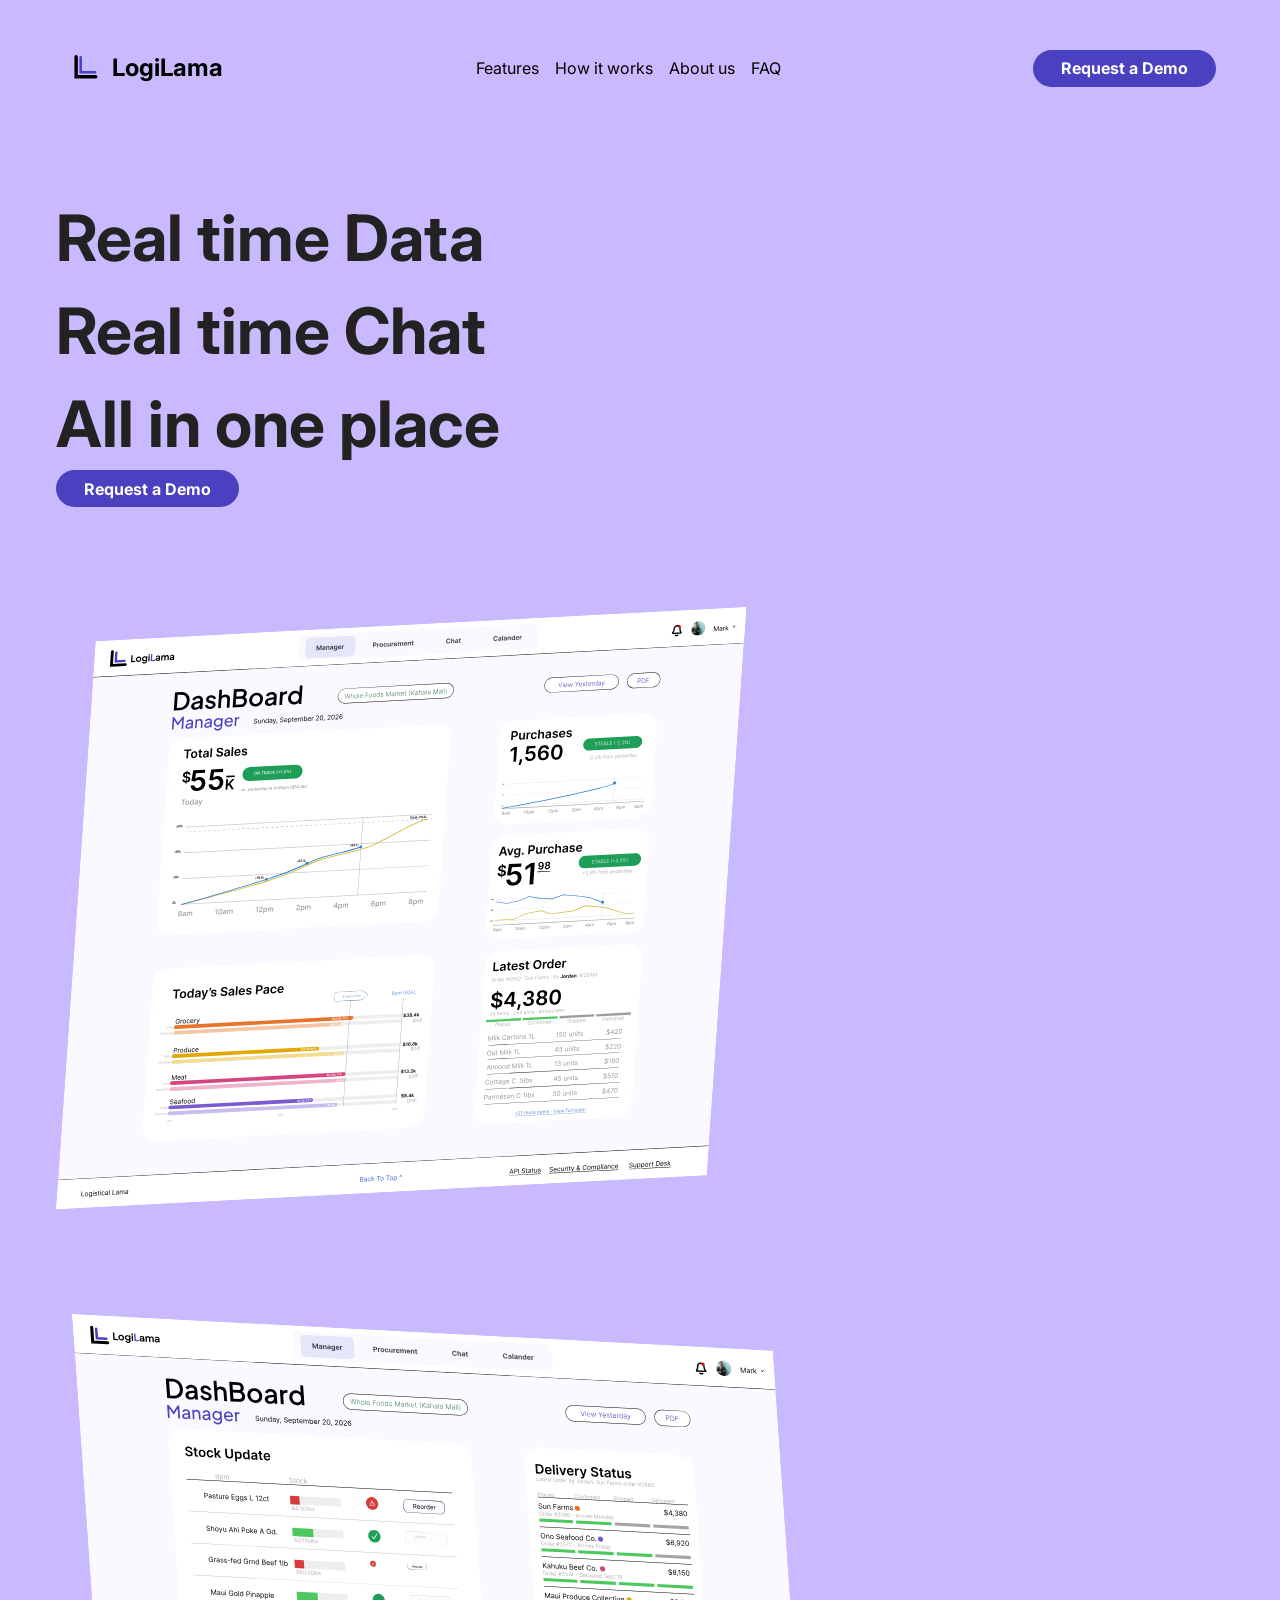
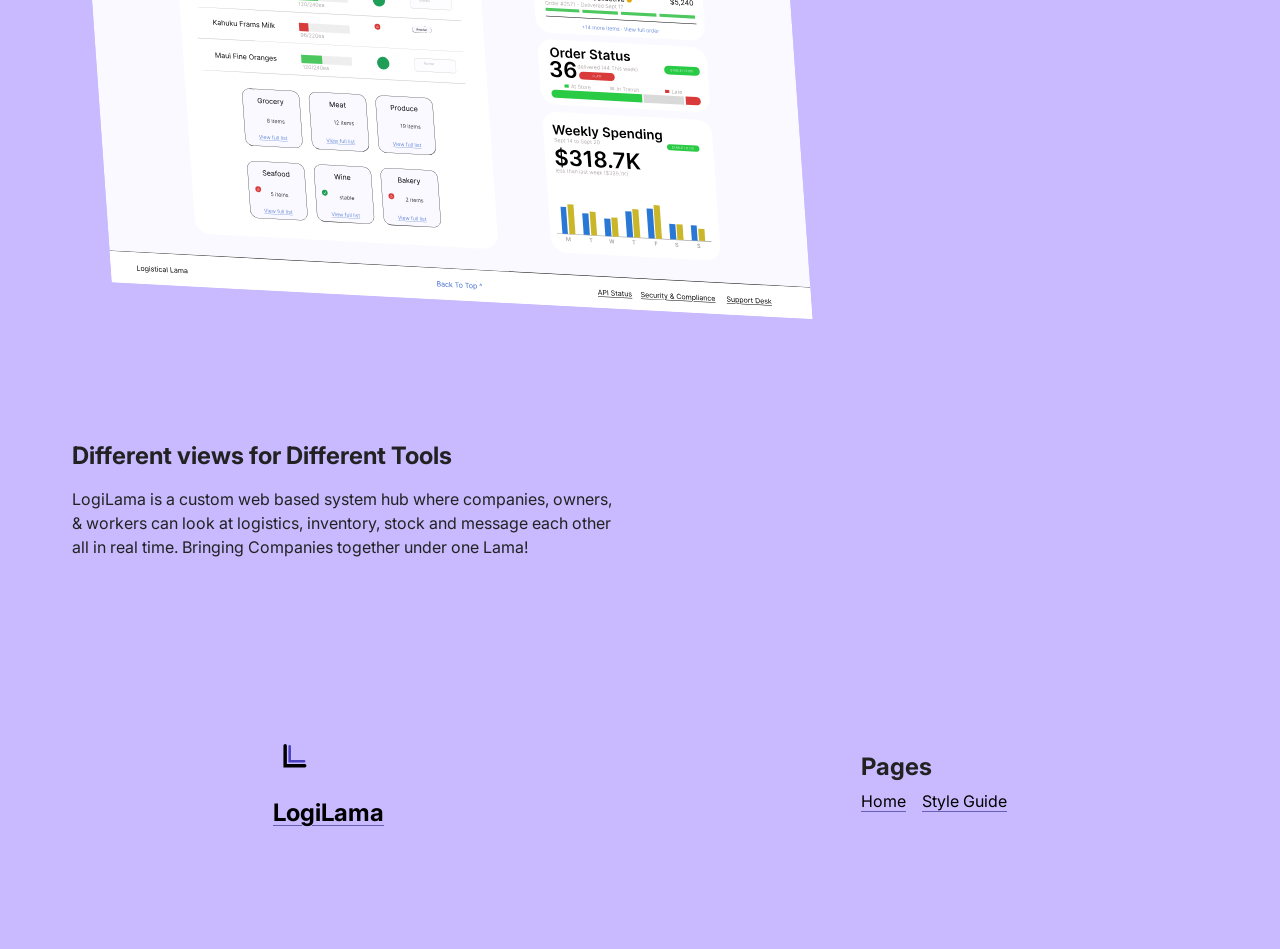
<file: index.html>
<!DOCTYPE html>
<html lang="en">

<head>
    <meta charset="UTF-8">
    <meta name="viewport" content="width=device-width, initial-scale=1.0">
    <title>Simple Base</title>
    <meta name="description" content="A simple HTML CSS JS Starter base">
    <!-- Add your CSS file link here -->
    <link rel="stylesheet" href="css/style.css">

    <style>
        @import url('https://fonts.googleapis.com/css2?family=Inter:ital,opsz,wght@0,14..32,100..900;1,14..32,100..900&display=swap');
    </style>

</head>

<body>

    <!-- <div class="splash-screen">
        <div class="splash-logo">
            <img src="media/logo.svg" width="100" height="100" alt="Logo">
        </div>
    </div> -->

    <site-header></site-header>



    <main>
        <div class="container">
            <div class="row swapped">
                <div class="col-8">
                    <img src="/media/Ver 3 Manager.svg" alt="Skewed Manager View" width="691.28" height="603.58">
                </div>
                <div class="col-6 over-image">
                    <h1>Real time Data</h1>
                    <h1>Real time Chat </h1>
                    <h1>All in one place</h1>

                    <a href="#" class="button alt">Request a Demo</a>

                </div>

            </div>

            <div class="container">
                <div class="row">
                    <div class="col-8">
                        <img src="/media/Ver 3 procurement.svg" alt="Skewed Procurement View" width="743.44"
                            height="603.58">
                    </div>
                    <div class="col-6">
                        <h2>Different views for Different Tools</h2>
                        <p>LogiLama is a custom web based system hub where companies, owners, & workers can look at
                            logistics, inventory, stock and message each other all in real time. Bringing Companies
                            together under one Lama! </p>
                    </div>

                </div>

    </main>


    <footer class="site-footer">
        <div class="container">
            <div class="row">
                <div class="col-9">
                    <div class="footer-logo">
                        <img src="media/logo.svg" alt="Simple-Base-Logo" width="40" height="40">
                        <h2><a href="index.html">LogiLama</a></h2>
                    </div>
                </div>
                <div class="col-3">
                    <div class="footer-nav">
                        <nav>
                            <h2> Pages</h2>
                            <ul>
                                <li><a href="index.html">Home</a></li>
                                <li><a href="styleguide.html">Style Guide</a></li>
                            </ul>
                        </nav>
                    </div>
                </div>

            </div>



        </div>
    </footer>

    <!-- MAIN JS FILE -->

    <script src="js/script.js" type="module"></script>

</body>

</html>
</file>
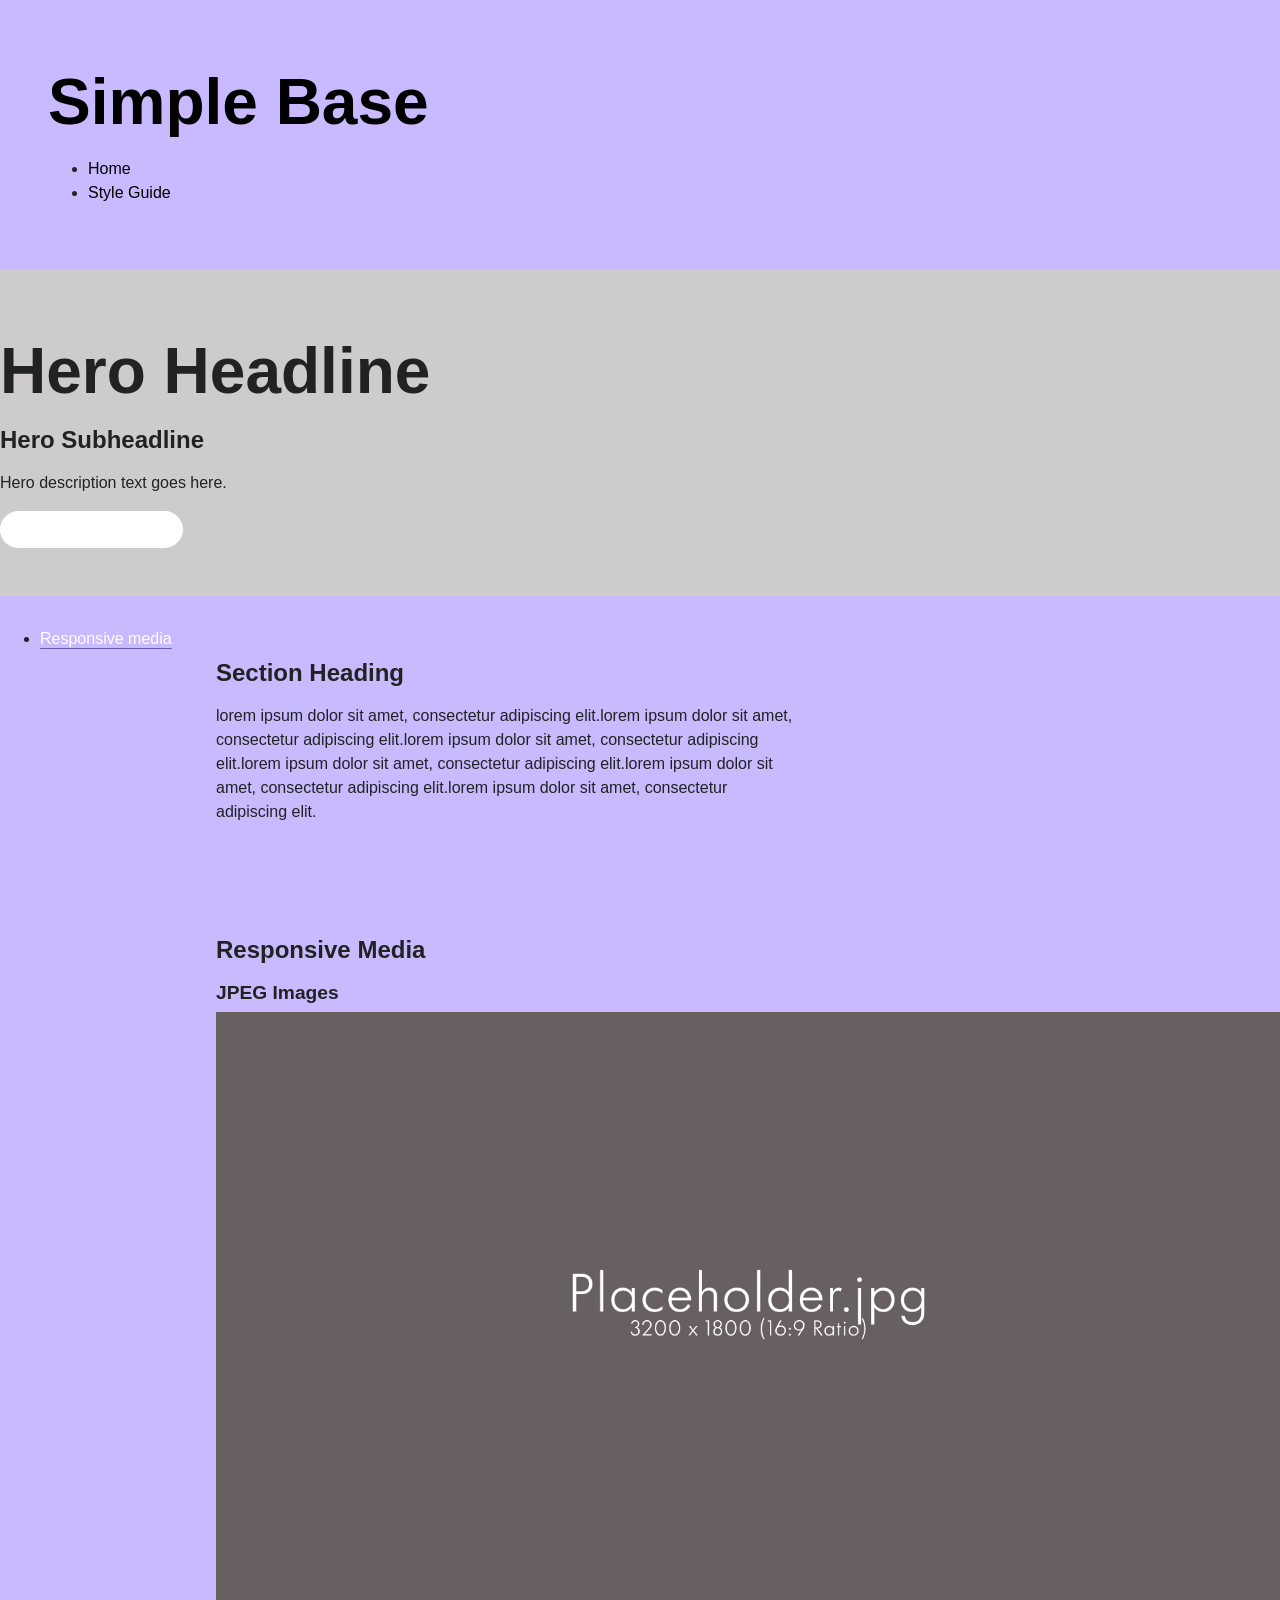
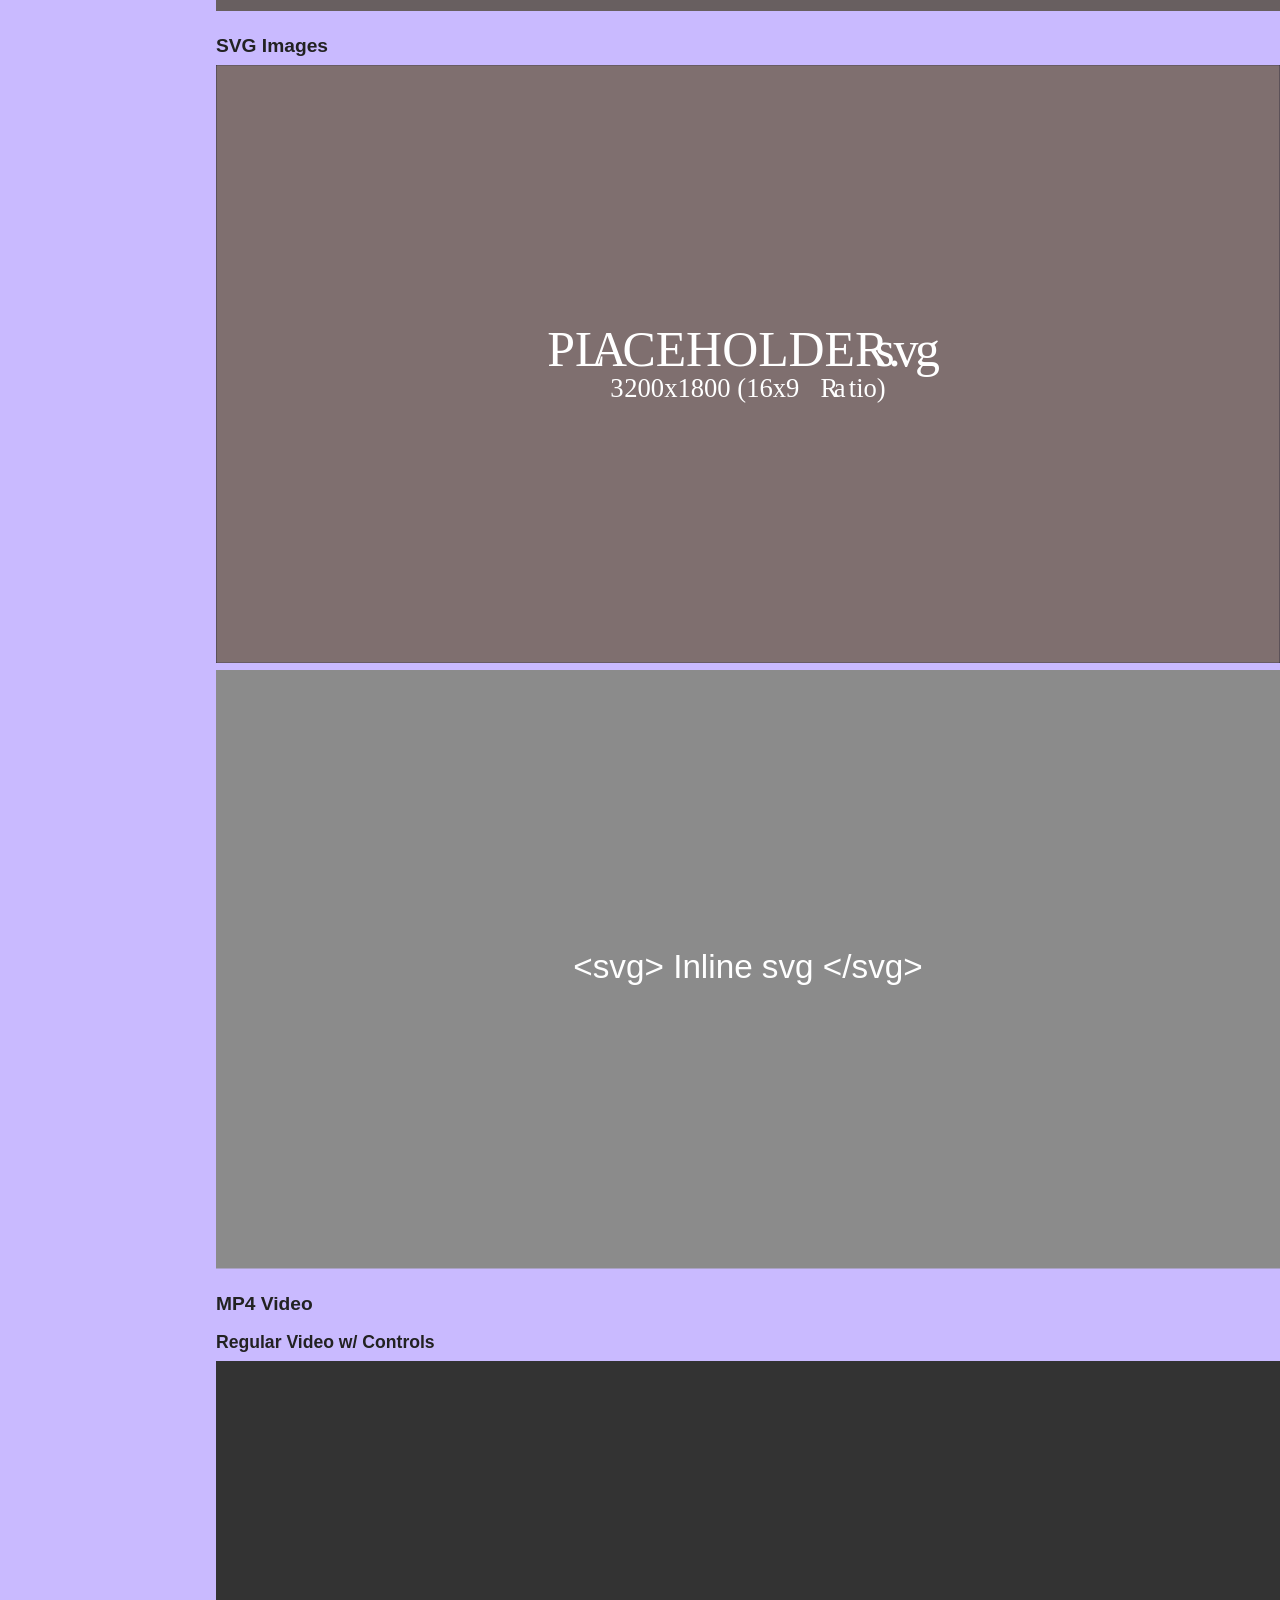
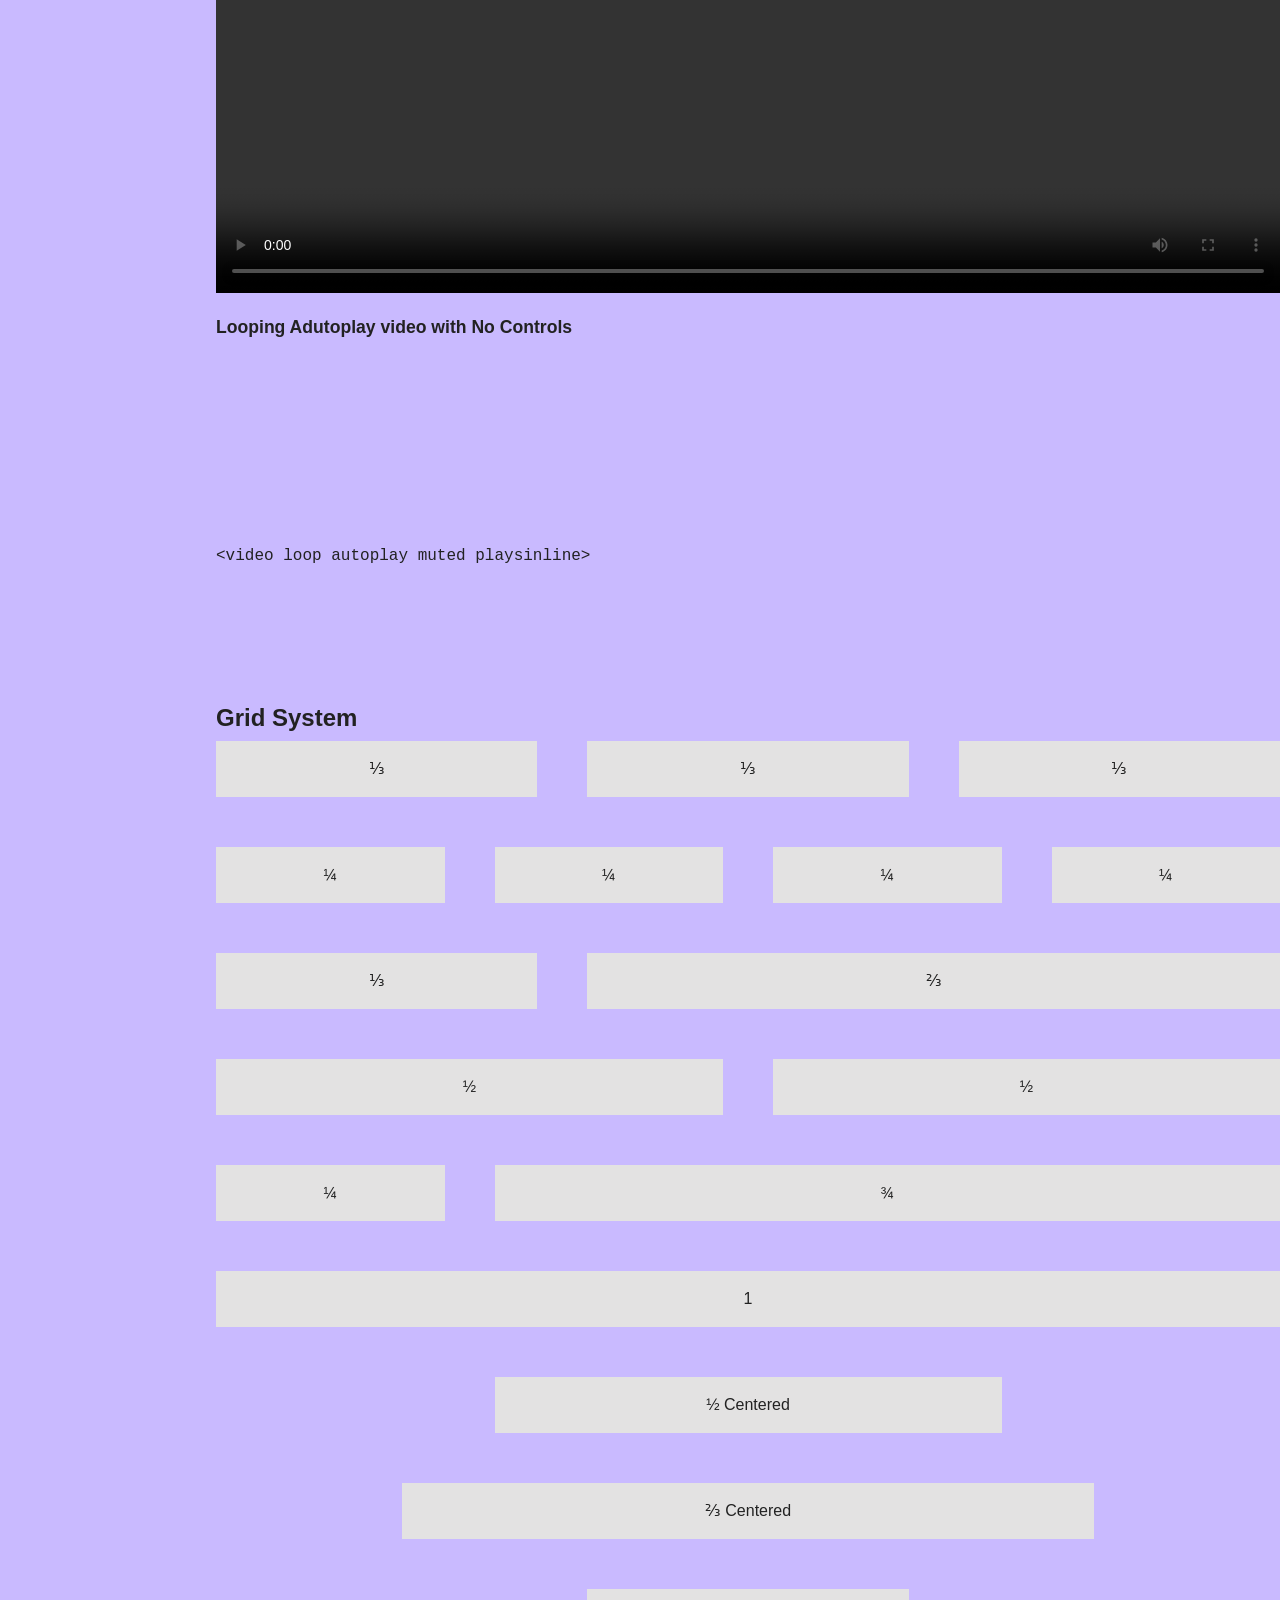
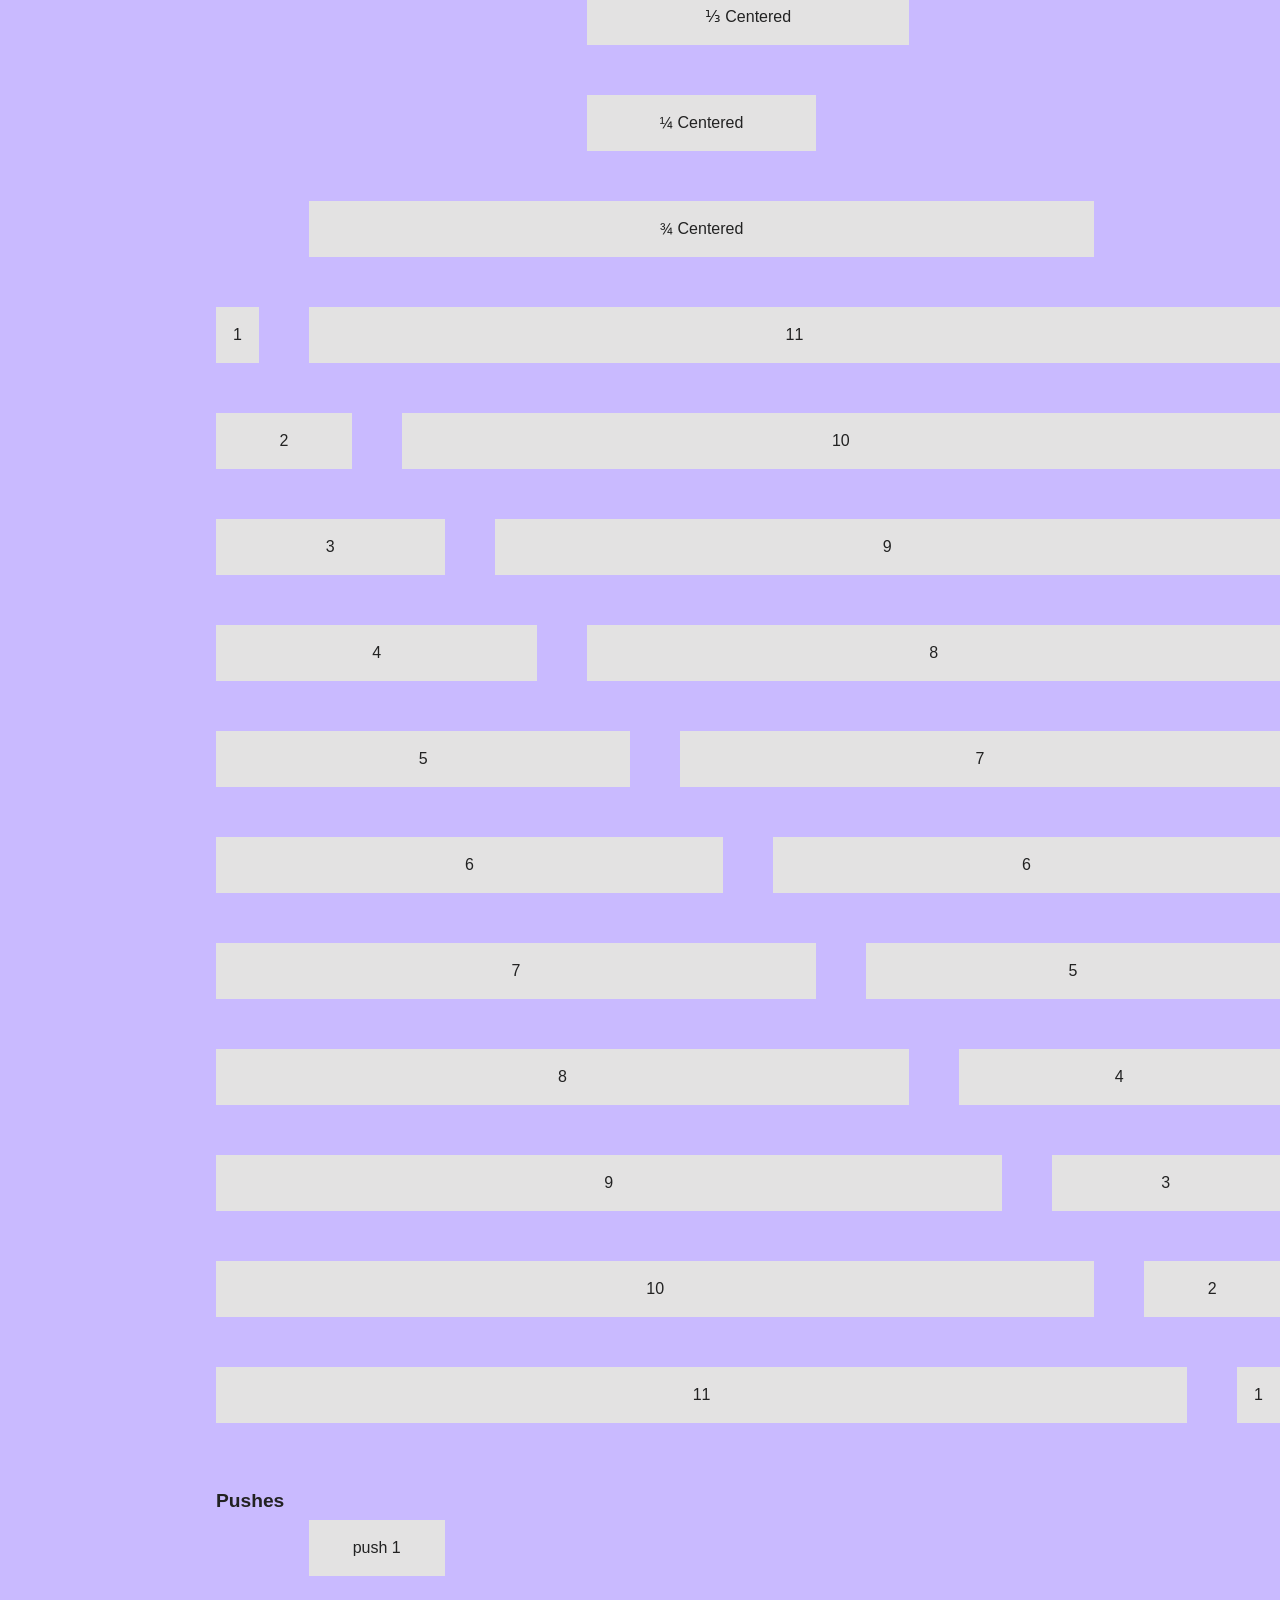
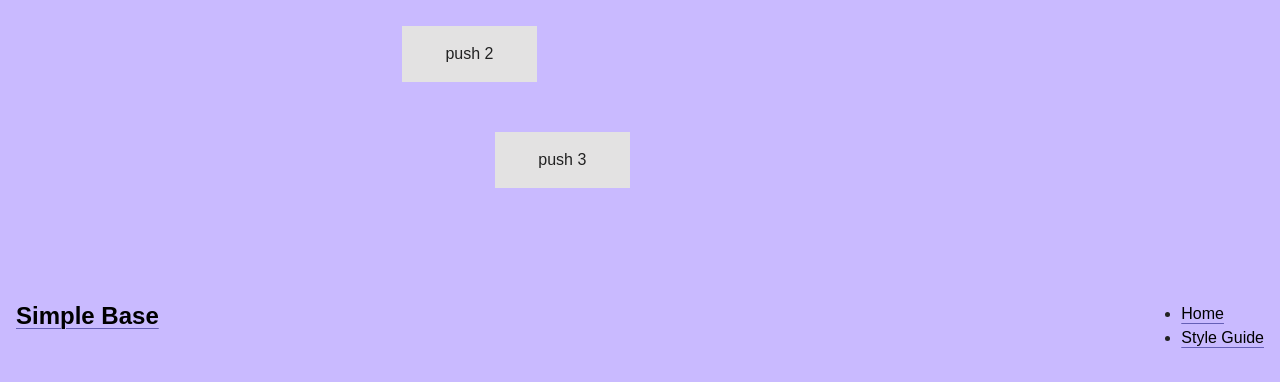
<file: Backup-styleguide.html>
<!DOCTYPE html>
<html lang="en">

<head>
    <meta charset="UTF-8">
    <meta name="viewport" content="width=device-width, initial-scale=1.0">
    <title>Simple Base</title>

    <!-- Add your CSS file link here -->
    <link rel="stylesheet" href="css/style.css">

</head>

<body>
    <header class="site-header">
        <div class="logo">
            <h1><a href="index.html">Simple Base</a></h1>
        </div>
        <nav>
            <ul>
                <li><a href="index.html">Home</a></li>
                <li><a href="styleguide.html">Style Guide</a></li>


            </ul>
        </nav>

    </header>
    <main>

        <section class="hero">
            <h1>Hero Headline</h1>
            <h2>Hero Subheadline</h2>
            <p>Hero description text goes here.</p>
            <a href="#" class="button">Button</a>
        </section>


        <aside class="sidebar">

            <nav>
                <ul>
                    <li><a href="#responsivemedia">Responsive media</a></li>
                </ul>
            </nav>

        </aside>

        <section>

            <h2>Section Heading</h2>
            <p>lorem ipsum dolor sit amet, consectetur adipiscing elit.lorem ipsum dolor sit amet, consectetur
                adipiscing elit.lorem ipsum dolor sit amet, consectetur adipiscing elit.lorem ipsum dolor sit amet,
                consectetur adipiscing elit.lorem ipsum dolor sit amet, consectetur adipiscing elit.lorem ipsum
                dolor
                sit amet, consectetur adipiscing elit.</p>
        </section>

        <section id="responsivemedia">
            <h2>Responsive Media</h2>

            <h3>JPEG Images</h3>
            <img src="/media/Placeholder-3200x1800.jpg" alt="JPEG Example" width="3200" height="1800">

            <h3>SVG Images</h3>
            <img src="/media/Placeholder-3200x1800.svg" alt="SVG Example" width="3200" height="1800">

            <svg width="3200" height="1800" viewBox="0 0 3200 1800" xmlns="http://www.w3.org/2000/svg">
                <rect width="3200" height="1800" fill="#8b8b8b" />
                <text x="50%" y="50%" dominant-baseline="middle" text-anchor="middle" font-size="100"
                    fill="#fff">&lt;svg&gt; Inline
                    svg &lt;/svg&gt;</text>
            </svg>

            <h3>MP4 Video</h3>

            <h4>Regular Video w/ Controls</h4>
            <video controls width="1920" height="1080">
                <source src="media/placeholder-1920x1080.mp4" type="video/mp4">
            </video>

            <h4>Looping Adutoplay video with No Controls</h4>
            <video loop autoplay muted playsinline>
                <source src="media/placeholder-1920x1080.mp4" type="video/mp4">
            </video>
            <pre><code>
&lt;video loop autoplay muted playsinline&gt;
            </code></pre>


        </section>

        <section>

            <h2> Grid System</h2>

            <div class="demo">

                <div class="row">
                    <div class="one-third">&frac13;</div>
                    <div class="one-third">&frac13;</div>
                    <div class="one-third">&frac13;</div>
                </div>


                <div class="row">
                    <div class="one-fourth">&frac14;</div>
                    <div class="one-fourth">&frac14;</div>
                    <div class="one-fourth">&frac14;</div>
                    <div class="one-fourth">&frac14;</div>
                </div>


                <div class="row">
                    <div class="one-third">&frac13;</div>
                    <div class="two-thirds">&frac23;</div>
                </div>


                <div class="row">
                    <div class="one-half">&frac12;</div>
                    <div class="one-half">&frac12;</div>
                </div>


                <div class="row">
                    <div class="one-fourth">&frac14;</div>
                    <div class="three-fourths">&frac34;</div>
                </div>


                <div class="row">
                    <div class="one-whole">1</div>
                </div>


                <div class="row">
                    <div class="one-half centered">&frac12; Centered</div>
                </div>

                <div class="row">
                    <div class="two-thirds centered">&frac23; Centered</div>
                </div>

                <div class="row">
                    <div class="one-third centered">&frac13; Centered</div>
                </div>

                <div class="row">
                    <div class="one-fourth centered">&frac14; Centered</div>
                </div>

                <div class="row">
                    <div class="three-fourths centered">&frac34; Centered</div>
                </div>


                <div class="row">
                    <div class="col-1">1</div>
                    <div class="col-11">11</div>
                </div>

                <div class="row">
                    <div class="col-2">2</div>
                    <div class="col-10">10</div>
                </div>
                <div class="row">
                    <div class="col-3">3</div>
                    <div class="col-9">9</div>
                </div>
                <div class="row">
                    <div class="col-4">4</div>
                    <div class="col-8">8</div>
                </div>
                <div class="row">
                    <div class="col-5">5</div>
                    <div class="col-7">7</div>
                </div>
                <div class="row">
                    <div class="col-6">6</div>
                    <div class="col-6">6</div>
                </div>
                <div class="row">
                    <div class="col-7">7</div>
                    <div class="col-5">5</div>
                </div>
                <div class="row">
                    <div class="col-8">8</div>
                    <div class="col-4">4</div>
                </div>
                <div class="row">
                    <div class="col-9">9</div>
                    <div class="col-3">3</div>
                </div>
                <div class="row">
                    <div class="col-10">10</div>
                    <div class="col-2">2</div>
                </div>
                <div class="row">
                    <div class="col-11">11</div>
                    <div class="col-1">1</div>
                </div>


                <h3>Pushes</h3>
                <div class="row">
                    <div class="col-2 push-1">push 1</div>
                </div>

                <div class="row">
                    <div class="col-2 push-2">push 2</div>
                </div>

                <div class="row">
                    <div class="col-2 push-3">push 3</div>
                </div>

            </div>

            </div>

        </section>


    </main>

    <footer class="site-footer">

        <div class="logo">
            <h2><a href="index.html">Simple Base</a></h2>
        </div>
        <nav>
            <ul>
                <li><a href="index.html">Home</a></li>
                <li><a href="styleguide.html">Style Guide</a></li>
            </ul>
        </nav>


        <!-- MAIN JS FILE -->
        <script src="js/script.js"></script>

    </footer>



</body>

</html>
</file>
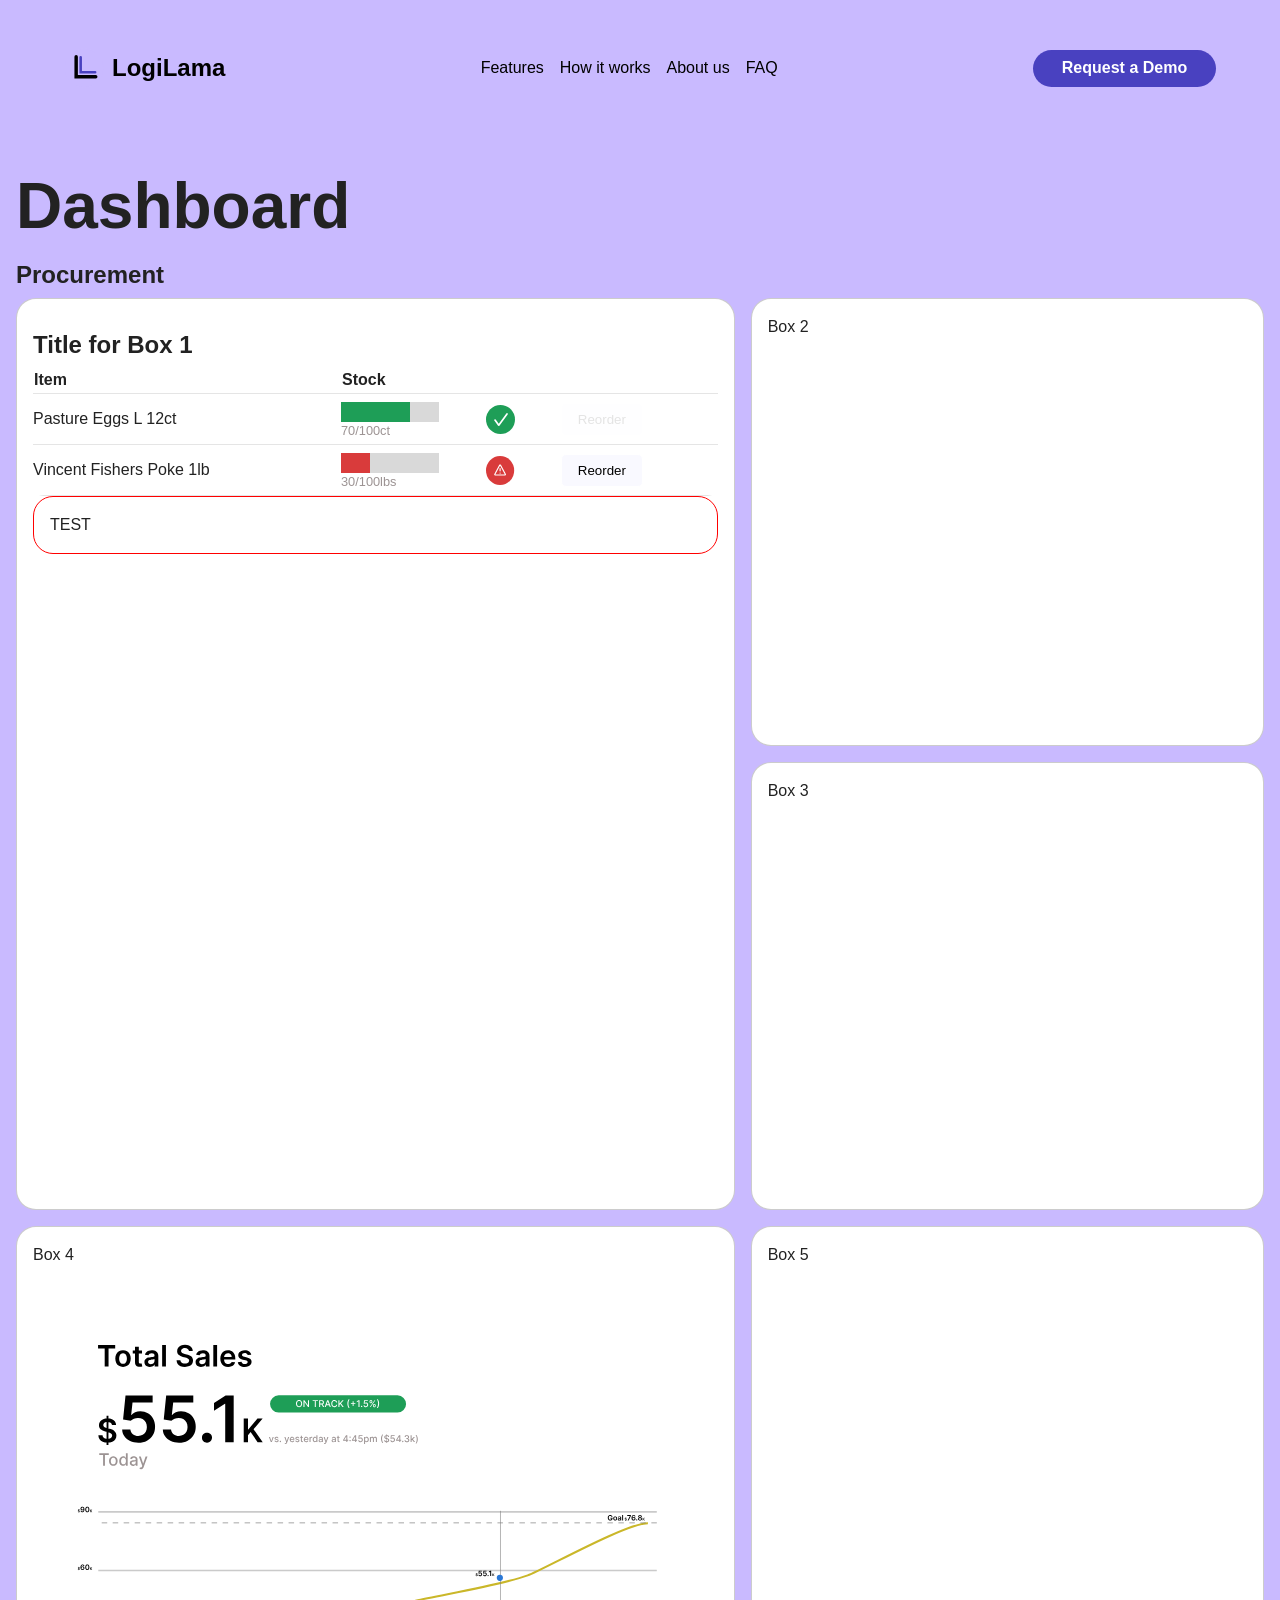
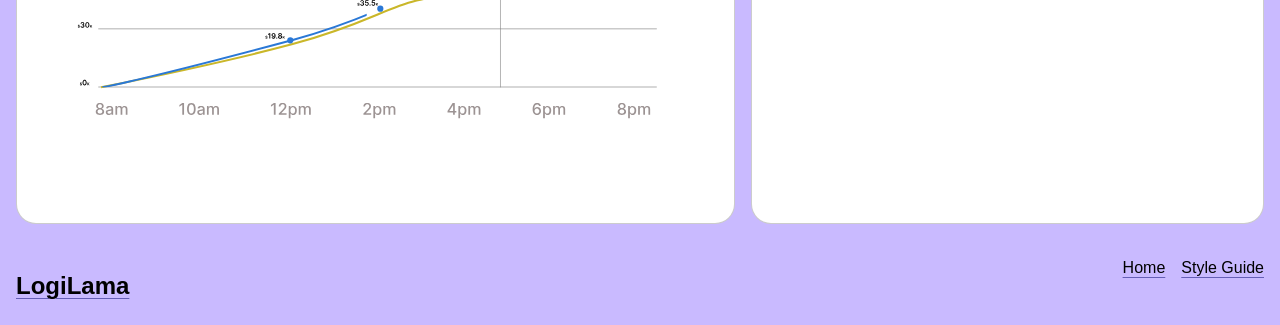
<file: Dashboard.html>
<!DOCTYPE html>
<html lang="en">

<head>
    <meta charset="UTF-8">
    <meta name="viewport" content="width=device-width, initial-scale=1.0">
    <title>Simple Base</title>
    <meta name="description" content="A simple HTML CSS JS Starter base">
    <!-- Add your CSS file link here -->
    <link rel="stylesheet" href="css/style.css">

</head>

<body>

    <!-- <div class="splash-screen">
        <div class="splash-logo">
            <img src="media/logo.svg" width="100" height="100" alt="Logo">
        </div>
    </div> -->




    <site-header></site-header>
    <main>



        <div class="container-dashboard">

            <div class="dashboard-title">
                <h1>Dashboard</h1>
                <h2>Procurement</h2>
            </div>

            <div class="dashboard-grid-manager">

                <div class="box box-1">

                    <div class="box-heading">
                        <h2>Title for Box 1</h2>

                    </div>

                    <div class="box-content">
                        <table class="dashboard-table">
                            <thead>
                                <tr>
                                    <th>Item </th>
                                    <th>Stock</th>
                                    <th></th>
                                    <th></th>
                                </tr>
                            </thead>
                            <tbody>

                                <tr>
                                    <td><span class="item-name">Pasture Eggs L 12ct</span></td>
                                    <td><span class="progress-bar">
                                            <label class="visually-hidden" for="stock-progress-1">Stock
                                                level:</label>
                                            <progress id="stock-progress-1" class="stock-bar" value="70"
                                                max="100"></progress>
                                        </span>
                                        <p class="tiny-bar-text">70/100ct</p>
                                    </td>
                                    <td><span class="alert-badge">

                                            <div class="green-check">
                                                <img src="media/Group 9.svg" alt="Alert">

                                            </div>
                                        </span></td>
                                    <td><span class="cta"><button class="button-reorder-good">Reorder</button></span>
                                    </td>
                                </tr>

                                <tr>
                                    <td><span class="item-name">Vincent Fishers Poke 1lb</span></td>
                                    <td><span class="progress-bar">
                                            <label class="visually-hidden" for="stock-progress-1">Stock
                                                level:</label>
                                            <progress id="stock-progress-1" class="stock-bar red" value="30"
                                                max="100"></progress>
                                        </span>
                                        <p class="tiny-bar-text">30/100lbs</p>
                                    </td>
                                    <td><span class="alert-badge">

                                            <div class="red-warning">
                                                <img src="media/red-alert-button.svg" alt="Alert">

                                            </div>
                                        </span></td>
                                    <td><span class="cta"><button class="button-reorder">Reorder</button></span>
                                    </td>
                                </tr>


                            </tbody>

                        </table>
                    </div>


                    <div class="box-small box-alerts grocery">
                        TEST

                    </div>



                </div>

                <div class="box box-2">
                    Box 2
                </div>

                <div class="box box-3">
                    Box 3
                </div>

                <div class="box box-4">
                    Box 4
                    <div class="figma-svg">
                        <img src="media/figma-chart.svg" alt="Total Sales Chart" width="997" height="776">

                    </div>
                </div>

                <div class="box box-5">
                    Box 5
                </div>


            </div>


        </div>


    </main>


    <footer class="site-footer">



        <div class="footer-logo">
            <h2><a href="index.html">LogiLama</a></h2>

        </div>


        <div class="footer-nav">
            <nav>

                <ul>
                    <li><a href="index.html">Home</a></li>
                    <li><a href="styleguide.html">Style Guide</a></li>
                </ul>
            </nav>
        </div>


    </footer>

    <!-- MAIN JS FILE -->

    <script src="js/script.js" type="module"></script>

</body>

</html>
</file>
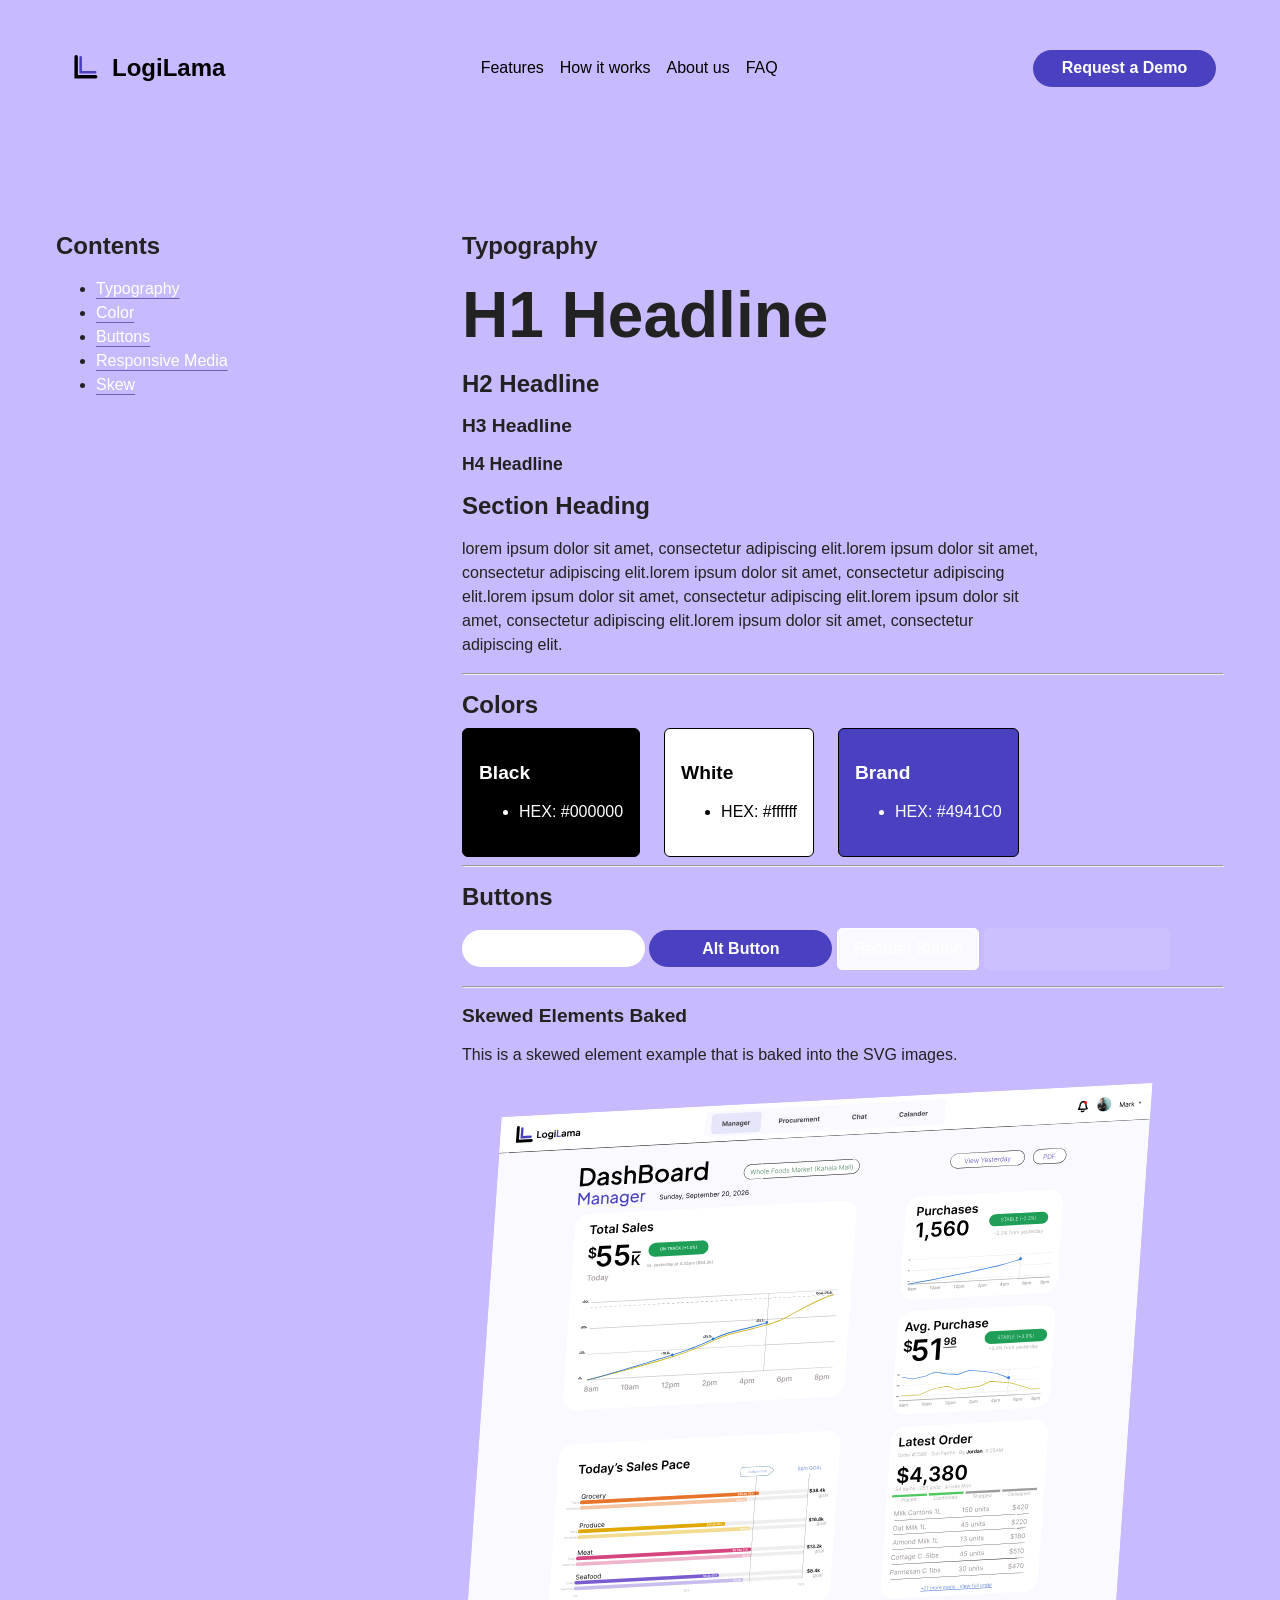
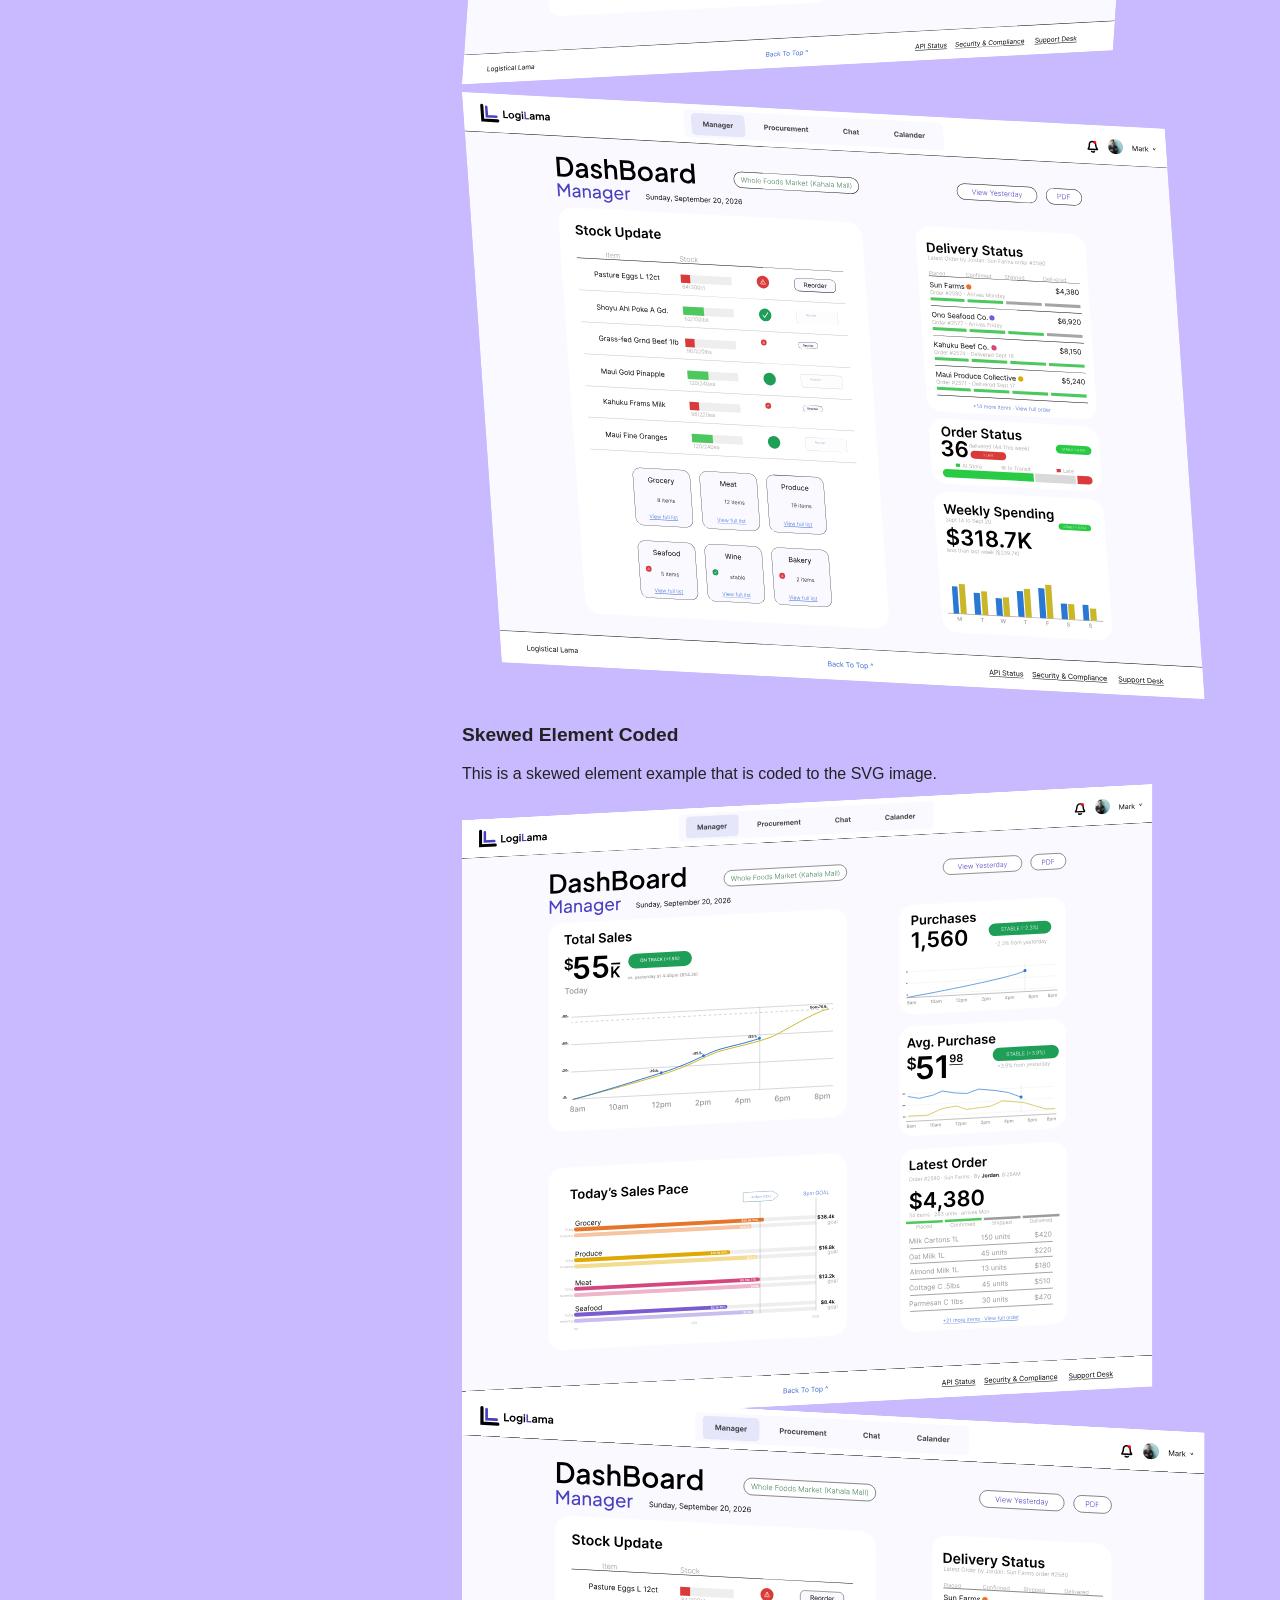
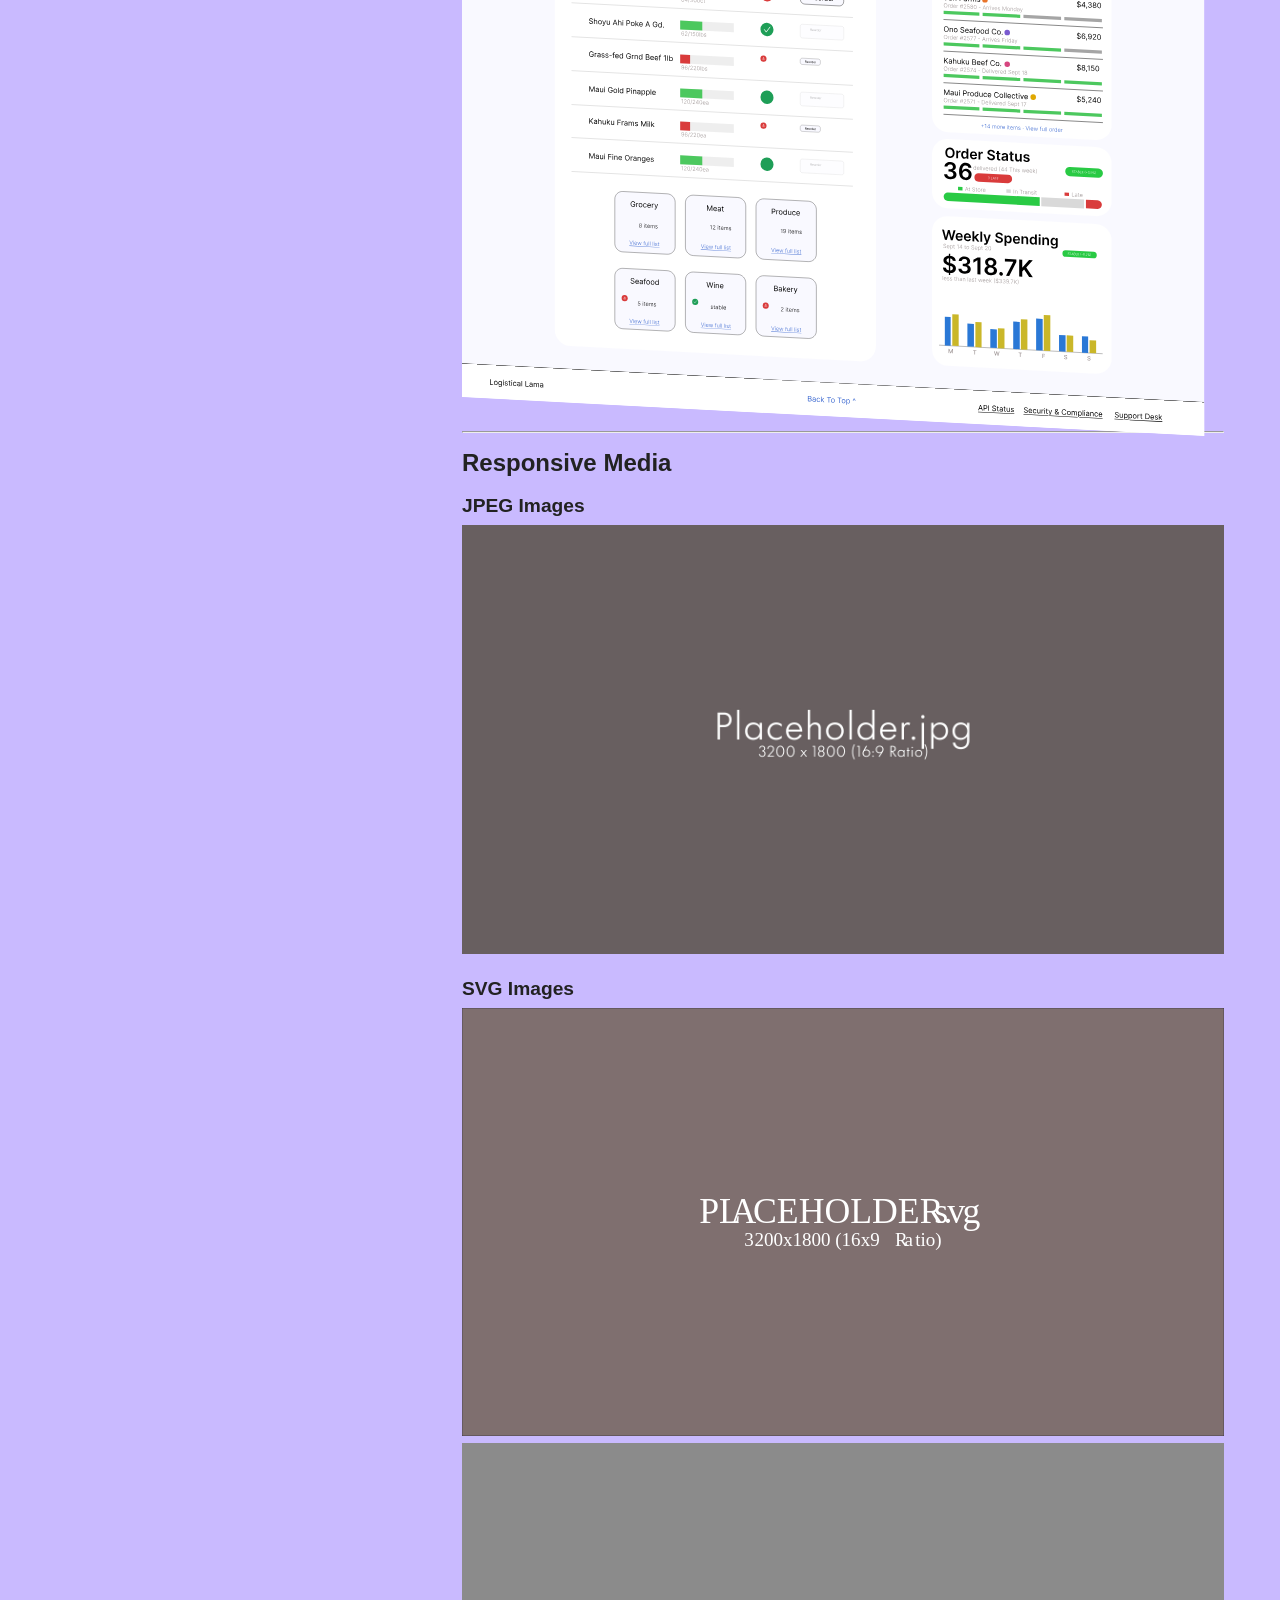
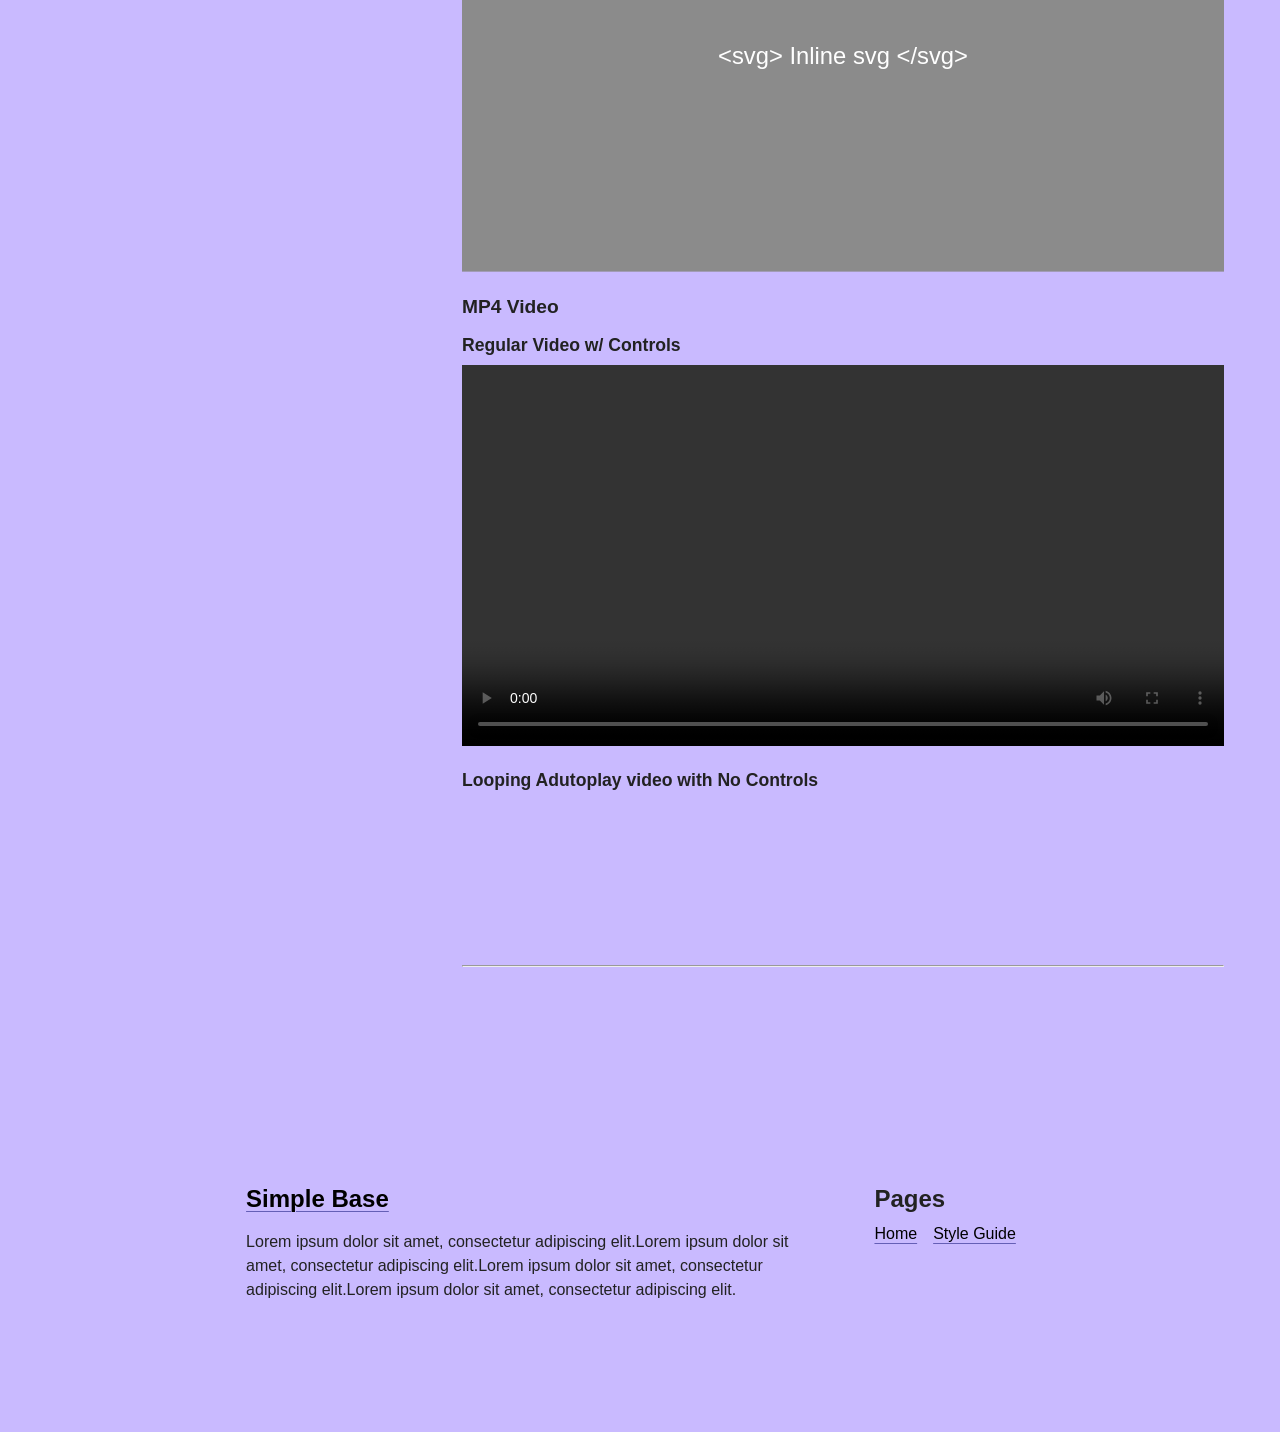
<file: styleguide.html>
<!DOCTYPE html>
<html lang="en">

<head>
    <meta charset="UTF-8">
    <meta name="viewport" content="width=device-width, initial-scale=1.0">
    <title>Simple Base | Style Guide</title>
    <meta name="description" content="A simple HTML CSS JS Starter base">

    <!-- Add your CSS file link here -->
    <link rel="stylesheet" href="css/style.css">

</head>

<body>
    <site-header></site-header>
    <main>
        <section>
            <div class="container">
                <div class="row">
                    <div class="col-4">
                        <nav class="page-nav">
                            <h2>Contents</h2>
                            <ul>

                                <li><a href="#typography">Typography</a></li>
                                <li><a href="#colors">Color</a></li>
                                <li><a href="#buttons">Buttons</a></li>
                                <li><a href="#media">Responsive Media</a></li>
                                <li><a href="#skew">Skew</a></li>


                            </ul>
                        </nav>
                    </div>


                    <div class="col-8">
                        <h2 id="typography">Typography</h2>
                        <h1>H1 Headline</h1>
                        <h2>H2 Headline</h2>
                        <h3>H3 Headline</h3>
                        <h4>H4 Headline</h4>

                        <h2>Section Heading</h2>
                        <p>lorem ipsum dolor sit amet, consectetur adipiscing elit.lorem ipsum dolor sit amet,
                            consectetur
                            adipiscing elit.lorem ipsum dolor sit amet, consectetur adipiscing elit.lorem ipsum
                            dolor sit amet,
                            consectetur adipiscing elit.lorem ipsum dolor sit amet, consectetur adipiscing
                            elit.lorem ipsum
                            dolor
                            sit amet, consectetur adipiscing elit.</p>

                        <hr>

                        <h2 id="colors">Colors</h2>

                        <div class="card-group">

                            <div class="card" style="--card-background-color: #000; --card-text-color: #fff;">

                                <h3>Black</h3>
                                <ul>
                                    <li>HEX: #000000</li>
                                </ul>
                            </div>

                            <div class="card" style="--card-background-color: #fff; --card-text-color: #000;">

                                <h3>White</h3>
                                <ul>
                                    <li>HEX: #ffffff </li>
                                </ul>
                            </div>

                            <div class="card" style="--card-background-color: #4941C0; --card-text-color: #fff;">

                                <h3>Brand</h3>
                                <ul>
                                    <li>HEX: #4941C0</li>
                                </ul>
                            </div>

                        </div>

                        <hr>

                        <h2 id="buttons">Buttons</h2>


                        <a href="#" class="button">Default Button</a>
                        <a href="#" class="button alt">Alt Button</a>
                        <a href="#" class="button-reorder">Reorder Button</a>
                        <a href="#" class="button-reorder-good">Reorder Good Button</a>


                        <hr>

                        <h3 id="skew">Skewed Elements Baked</h3>
                        <div class="skewed-baked">
                            <p>This is a skewed element example that is baked into the SVG images.</p>


                            <img src="/media/Ver 3 Manager.svg" alt="Skewed Manager View" width="691.28"
                                height="603.58">

                            <br>

                            <img src="/media/Ver 3 procurement.svg" alt="Skewed Procurement View" width="743.44"
                                height="603.58">
                        </div>

                        <div class="skewed-code">

                            <h3>Skewed Element Coded</h3>
                            <p>This is a skewed element example that is coded to the SVG image.</p>


                            <img class="skewed-coded-manager" src="/media/Ver 3 Manager Normal.svg"
                                alt="Skewed Manager View Coded" width="691.28" height="603.58">

                            <br>

                            <img class="skewed-coded-procurement" src="/media/Ver 3 procurement Normal.svg"
                                alt="Skewed Procurement View Coded" width="743.44" height="603.58">
                        </div>










                        <hr>

                        <h2 id="media">Responsive Media</h2>

                        <h3>JPEG Images</h3>
                        <img src="/media/Placeholder-3200x1800.jpg" alt="JPEG Example" width="3200" height="1800">

                        <h3>SVG Images</h3>
                        <img src="/media/Placeholder-3200x1800.svg" alt="SVG Example" width="3200" height="1800">

                        <svg width="3200" height="1800" viewBox="0 0 3200 1800" xmlns="http://www.w3.org/2000/svg">
                            <rect width="3200" height="1800" fill="#8b8b8b" />
                            <text x="50%" y="50%" dominant-baseline="middle" text-anchor="middle" font-size="100"
                                fill="#fff">&lt;svg&gt; Inline
                                svg &lt;/svg&gt;</text>
                        </svg>

                        <h3>MP4 Video</h3>

                        <h4>Regular Video w/ Controls</h4>
                        <video controls width="1920" height="1080">
                            <source src="media/placeholder-1920x1080.mp4" type="video/mp4">
                        </video>

                        <h4>Looping Adutoplay video with No Controls</h4>
                        <video loop autoplay muted playsinline>
                            <source src="media/placeholder-1920x1080.mp4" type="video/mp4">
                        </video>

                        <hr>








    </main>


    <footer class="site-footer">
        <div class="container">
            <div class="row">
                <div class="col-9">
                    <div class="footer-logo">
                        <h2><a href="index.html">Simple Base</a></h2>
                        <p> Lorem ipsum dolor sit amet, consectetur adipiscing elit.Lorem ipsum dolor sit
                            amet,
                            consectetur
                            adipiscing elit.Lorem ipsum dolor sit amet, consectetur adipiscing elit.Lorem
                            ipsum
                            dolor
                            sit amet,
                            consectetur adipiscing elit.</p>
                    </div>
                </div>
                <div class="col-3">
                    <div class="footer-nav">
                        <nav>
                            <h2> Pages</h2>
                            <ul>
                                <li><a href="index.html">Home</a></li>
                                <li><a href="styleguide.html">Style Guide</a></li>
                            </ul>
                        </nav>
                    </div>
                </div>

            </div>



        </div>
    </footer>

    <!-- MAIN JS FILE -->

    <script src="js/script.js" type="module"></script>

</body>

</html>
</file>
<file: css/style.css>
/* TABEL OF CONTENTS FOR CSS */


/* GLOBAL STYLES (Variables, Resets, Colors, Typography, etc.) */
/* -----These are the foundational styles for the project----- */
@import url('partials/globals-variables.css');
@import url('partials/globals-resets.css');
@import url('partials/globals-colors.css');
@import url('partials/globals-typography.css');
@import url('partials/globals-media.css');
@import url('partials/globals-structure.css');
@import url('partials/globals-containers.css');
@import url('partials/globals-grid.css');
@import url('partials/globals-helpers.css');








/* LAYOUT STYLES (Div, Grid, Flexbox, etc.) */
/* -----These define the overall layout structure of the project----- */

@import url('partials/layout-dashboard.css');


/* PAGE STRUCTURE STYLES (Header, Footer, Logo, etc.) */
/* -----These define the structure and layout of key page elements----- */


/* UI STYLES (Buttons, Menu, Cards, etc.) */
/* -----These define the appearance and behavior of user interface components----- */

@import url('partials/ui-buttons.css');
@import url('partials/ui-cards.css');

/* UNIQUE STYLES (Extras, Flavor, Animation, etc.) */
/* -----These add unique touches and personality to the project----- */

@import url('partials/ui-animation.css');
@import url('partials/ui-svg.css');


.over-image {
    z-index: 2;
    position: relative;
}


/* IMAGE SKEW */

.skewed-coded-manager {
    /* Add your styles for the skewed coded manager image here */

    transform: skewX(-4deg);
    transform: skewY(-3deg);



}

.skewed-coded-procurement {
    /* Add your styles for the skewed coded procurement image here */

    transform: skewX(4deg);
    transform: skewY(3deg);

}






/* SPLASHSCREEN */

/* 
.splash-screen {
    background-color: white;

    /* PUT IT ON TOP AND BIG */
position: fixed;
top: 0;
left: 0;
width: 100%;
height: 100svh;
z-index: 9999;


/* VERTICAL AND HORIZONTAL CENTERING */
display: grid;
place-items: center;


/* ADD KEYFRAME ANIMATION */


animation: splash-screen-exit 1s ease-in-out 3s forwards;



}

/* @keyframes splash-screen-exit {
    0% {
        opacity: 1;
    }

    100% {
        opacity: 0;

    }
} */



/* .splash-screen .splash-logo {
    animation: splash-logo-enter 1s ease-in-out forwards;
}

@keyframes splash-logo-enter {
    0% {
        scale: 0;
    }

    100% {
        scale: 1;
    }
} */
</file>
